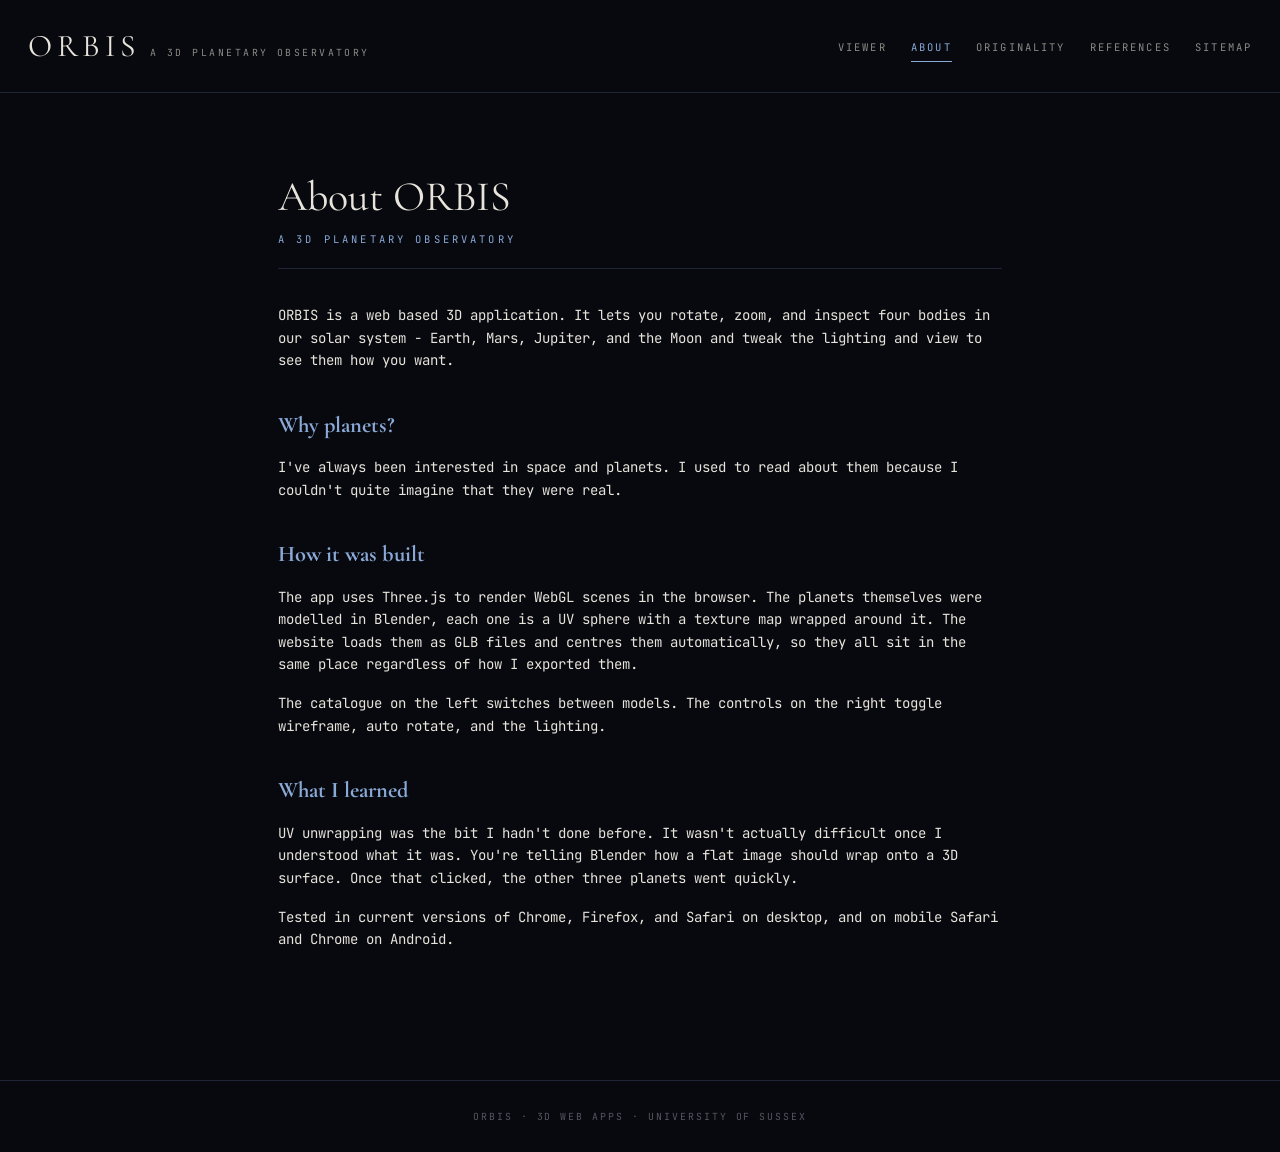
<file: about.html>
<!DOCTYPE html>
<html lang="en">
<head>
  <meta charset="UTF-8" />
  <meta name="viewport" content="width=device-width, initial-scale=1.0" />
  <title>About — ORBIS</title>
  <link rel="stylesheet" href="css/style.css" />
</head>
<body>

  <header>
    <div class="logo">
      <span class="logo-mark">ORBIS</span>
      <span class="logo-strap">A 3D Planetary Observatory</span>
    </div>
    <nav>
      <ul>
        <li><a href="index.html">Viewer</a></li>
        <li><a href="about.html" class="active">About</a></li>
        <li><a href="originality.html">Originality</a></li>
        <li><a href="references.html">References</a></li>
        <li><a href="sitemap.html">Sitemap</a></li>
      </ul>
    </nav>
  </header>

  <main>
    <article class="content-page">
      <h1>About ORBIS</h1>
  <p class="subtitle">A 3D Planetary Observatory</p>

  <p>ORBIS is a web based 3D application. It lets you rotate, zoom, and inspect four bodies in our
  solar system - Earth, Mars, Jupiter, and the Moon and tweak the
  lighting and view to see them how you want.</p>

  <h2>Why planets?</h2>

  <p>I've always been interested in space and planets. I used
  to read about them because I couldn't quite imagine that they
  were real.</p>

  <h2>How it was built</h2>

  <p>The app uses Three.js to render WebGL scenes in the browser. The
  planets themselves were modelled in Blender, each one is a UV sphere
  with a texture map wrapped around it. The website loads them as GLB
  files and centres them automatically, so they all sit in the same place
  regardless of how I exported them.</p>

  <p>The catalogue on the left switches between models. The controls on
  the right toggle wireframe, auto rotate, and the lighting.</p>

  <h2>What I learned</h2>

<p>UV unwrapping was the bit I hadn't done before. It wasn't actually
difficult once I understood what it was. You're telling Blender how
a flat image should wrap onto a 3D surface. Once that clicked, the
other three planets went quickly.</p>

<p>Tested in current versions of Chrome, Firefox, and Safari on desktop,
and on mobile Safari and Chrome on Android.</p>
    </article>
  </main>

  <footer>
    ORBIS · 3D WEB APPS · UNIVERSITY OF SUSSEX
  </footer>

</body>
</html>
</file>
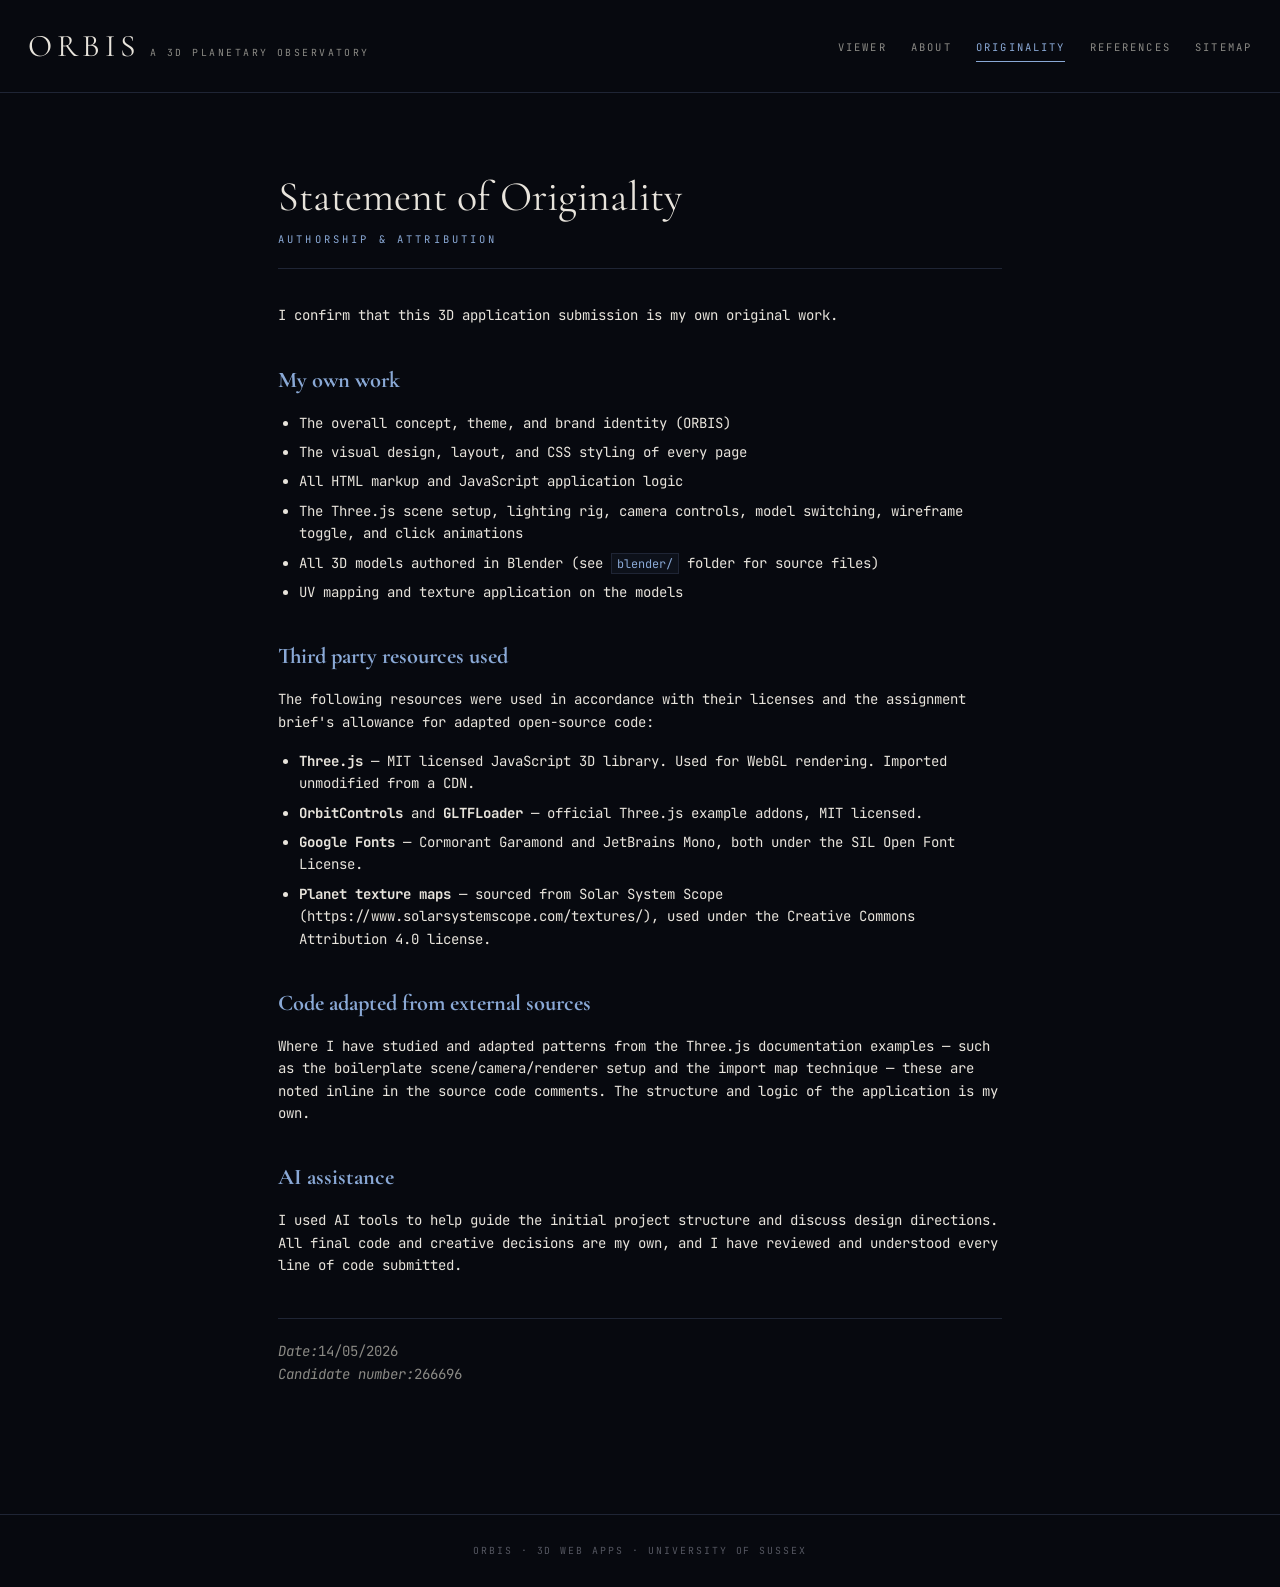
<file: originality.html>
<!DOCTYPE html>
<html lang="en">
<head>
  <meta charset="UTF-8" />
  <meta name="viewport" content="width=device-width, initial-scale=1.0" />
  <title>Statement of Originality — ORBIS</title>
  <link rel="stylesheet" href="css/style.css" />
</head>
<body>

  <header>
    <div class="logo">
      <span class="logo-mark">ORBIS</span>
      <span class="logo-strap">A 3D Planetary Observatory</span>
    </div>
    <nav>
      <ul>
        <li><a href="index.html">Viewer</a></li>
        <li><a href="about.html">About</a></li>
        <li><a href="originality.html" class="active">Originality</a></li>
        <li><a href="references.html">References</a></li>
        <li><a href="sitemap.html">Sitemap</a></li>
      </ul>
    </nav>
  </header>

  <main>
    <article class="content-page">
      <h1>Statement of Originality</h1>
      <p class="subtitle">Authorship & Attribution</p>

      <p>
        I confirm that this 3D application submission is my own original work.
      </p>

      <h2>My own work</h2>
      <ul>
        <li>The overall concept, theme, and brand identity (ORBIS)</li>
        <li>The visual design, layout, and CSS styling of every page</li>
        <li>All HTML markup and JavaScript application logic</li>
        <li>The Three.js scene setup, lighting rig, camera controls, model
            switching, wireframe toggle, and click animations</li>
        <li>All 3D models authored in Blender (see <code>blender/</code> folder
            for source files)</li>
        <li>UV mapping and texture application on the models</li>
      </ul>

      <h2>Third party resources used</h2>
      <p>
        The following resources were used in accordance with their licenses and
        the assignment brief's allowance for adapted open-source code:
      </p>
      <ul>
        <li><strong>Three.js</strong> — MIT licensed JavaScript 3D library.
            Used for WebGL rendering. Imported unmodified from a CDN.</li>
        <li><strong>OrbitControls</strong> and <strong>GLTFLoader</strong> —
            official Three.js example addons, MIT licensed.</li>
        <li><strong>Google Fonts</strong> — Cormorant Garamond and JetBrains
            Mono, both under the SIL Open Font License.</li>
        <li><strong>Planet texture maps</strong> — sourced from Solar System Scope
            (https://www.solarsystemscope.com/textures/), used under the Creative
            Commons Attribution 4.0 license.</li>
      </ul>

      <h2>Code adapted from external sources</h2>
      <p>
        Where I have studied and adapted patterns from the Three.js
        documentation examples — such as the boilerplate scene/camera/renderer
        setup and the import map technique — these are noted inline in the
        source code comments. The structure and logic of the application
        is my own.
      </p>

      <h2>AI assistance</h2>
      <p>
        I used AI tools to help guide the initial project structure
        and discuss design directions. All final code and creative
        decisions are my own, and I have reviewed and understood every line of
        code submitted.
      </p>

      <p style="margin-top: 3rem; padding-top: 1.5rem; border-top: 1px solid var(--border); color: var(--text-secondary);">
        <em>Date:</em>14/05/2026<br />
        <em>Candidate number:</em>266696
      </p>
    </article>
  </main>

  <footer>
    ORBIS · 3D WEB APPS · UNIVERSITY OF SUSSEX
  </footer>

</body>
</html>
</file>
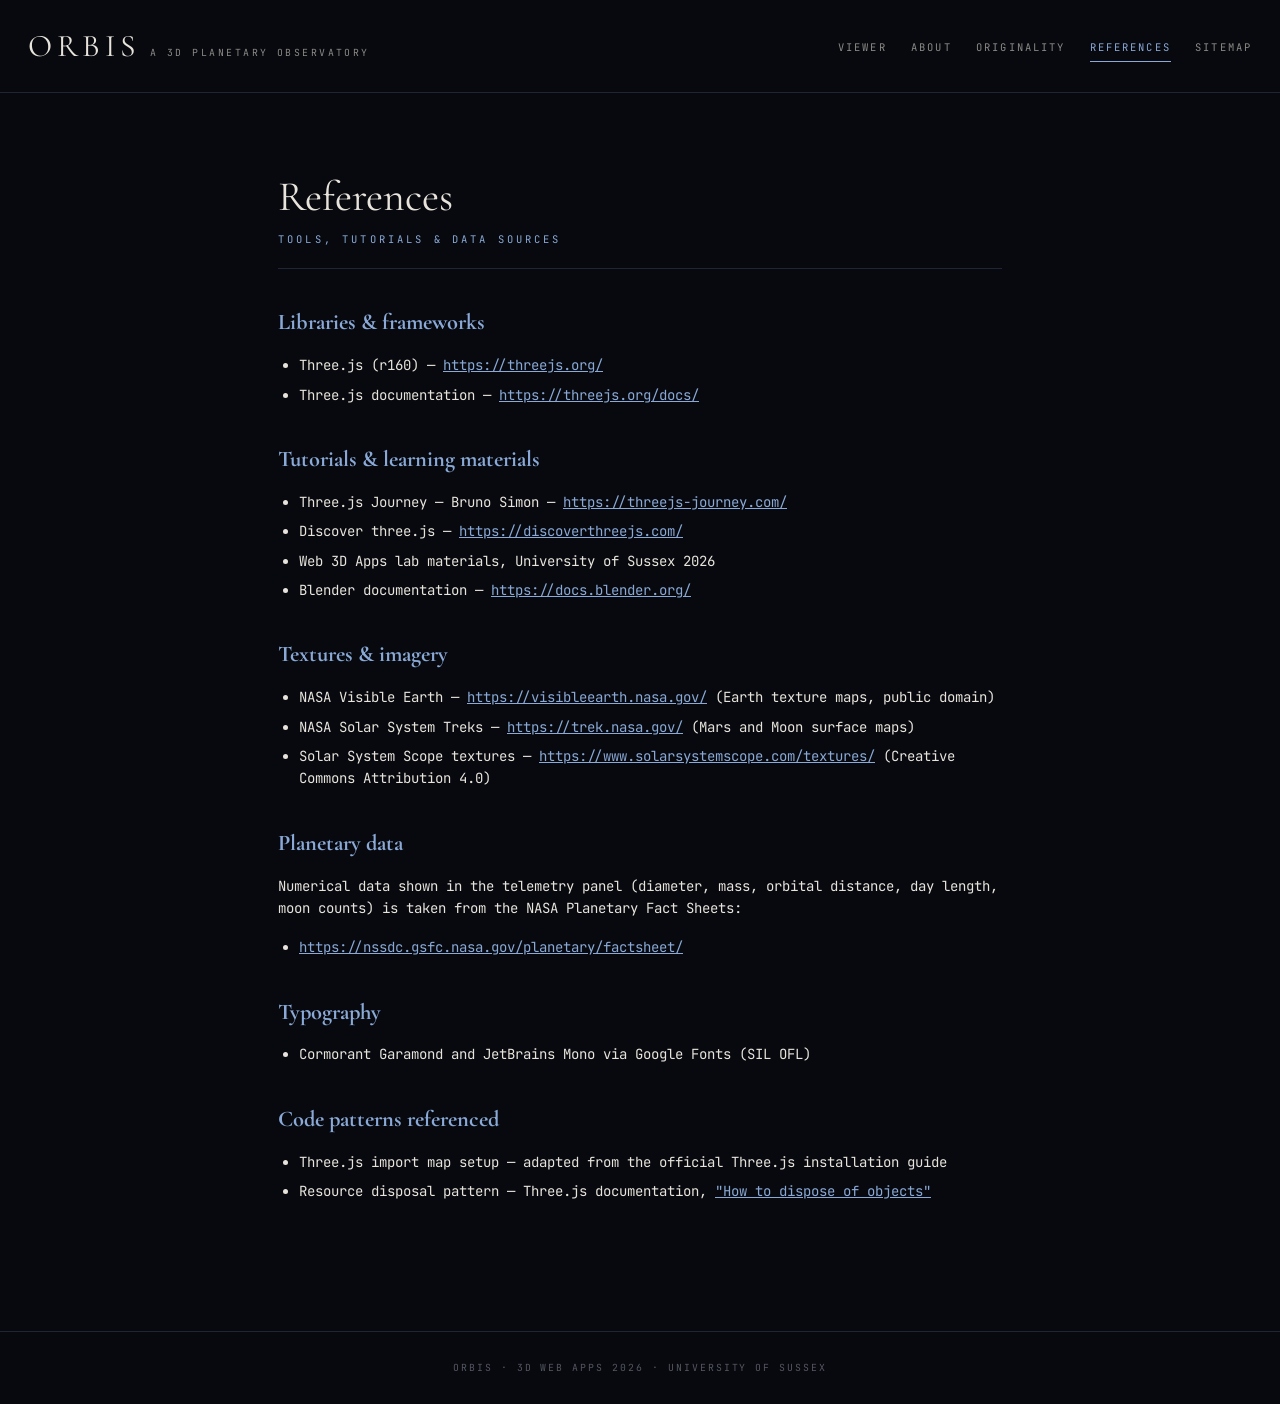
<file: references.html>
<!DOCTYPE html>
<html lang="en">
<head>
  <meta charset="UTF-8" />
  <meta name="viewport" content="width=device-width, initial-scale=1.0" />
  <title>References — ORBIS</title>
  <link rel="stylesheet" href="css/style.css" />
</head>
<body>

  <header>
    <div class="logo">
      <span class="logo-mark">ORBIS</span>
      <span class="logo-strap">A 3D Planetary Observatory</span>
    </div>
    <nav>
      <ul>
        <li><a href="index.html">Viewer</a></li>
        <li><a href="about.html">About</a></li>
        <li><a href="originality.html">Originality</a></li>
        <li><a href="references.html" class="active">References</a></li>
        <li><a href="sitemap.html">Sitemap</a></li>
      </ul>
    </nav>
  </header>

  <main>
    <article class="content-page">
      <h1>References</h1>
      <p class="subtitle">Tools, Tutorials & Data Sources</p>

      <h2>Libraries & frameworks</h2>
      <ul>
        <li>Three.js (r160) — <a href="https://threejs.org/">https://threejs.org/</a></li>
        <li>Three.js documentation — <a href="https://threejs.org/docs/">https://threejs.org/docs/</a></li>
      </ul>

      <h2>Tutorials & learning materials</h2>
      <ul>
        <li>Three.js Journey — Bruno Simon — <a href="https://threejs-journey.com/">https://threejs-journey.com/</a></li>
        <li>Discover three.js — <a href="https://discoverthreejs.com/">https://discoverthreejs.com/</a></li>
        <li>Web 3D Apps lab materials, University of Sussex 2026</li>
        <li>Blender documentation — <a href="https://docs.blender.org/">https://docs.blender.org/</a></li>
      </ul>

      <h2>Textures &amp; imagery</h2>
      <ul>
        <li>NASA Visible Earth — <a href="https://visibleearth.nasa.gov/">https://visibleearth.nasa.gov/</a> (Earth texture maps, public domain)</li>
        <li>NASA Solar System Treks — <a href="https://trek.nasa.gov/">https://trek.nasa.gov/</a> (Mars and Moon surface maps)</li>
        <li>Solar System Scope textures — <a href="https://www.solarsystemscope.com/textures/">https://www.solarsystemscope.com/textures/</a> (Creative Commons Attribution 4.0)</li>
      </ul>

      <h2>Planetary data</h2>
      <p>
        Numerical data shown in the telemetry panel (diameter, mass, orbital
        distance, day length, moon counts) is taken from the NASA Planetary
        Fact Sheets:
      </p>
      <ul>
        <li><a href="https://nssdc.gsfc.nasa.gov/planetary/factsheet/">https://nssdc.gsfc.nasa.gov/planetary/factsheet/</a></li>
      </ul>

      <h2>Typography</h2>
      <ul>
        <li>Cormorant Garamond and JetBrains Mono via Google Fonts (SIL OFL)</li>
      </ul>

      <h2>Code patterns referenced</h2>
      <ul>
        <li>Three.js import map setup — adapted from the official Three.js installation guide</li>
        <li>Resource disposal pattern — Three.js documentation,
            <a href="https://threejs.org/docs/#manual/en/introduction/How-to-dispose-of-objects">
            "How to dispose of objects"</a></li>
      </ul>
    </article>
  </main>

  <footer>
    ORBIS · 3D WEB APPS 2026 · UNIVERSITY OF SUSSEX
  </footer>

</body>
</html>
</file>
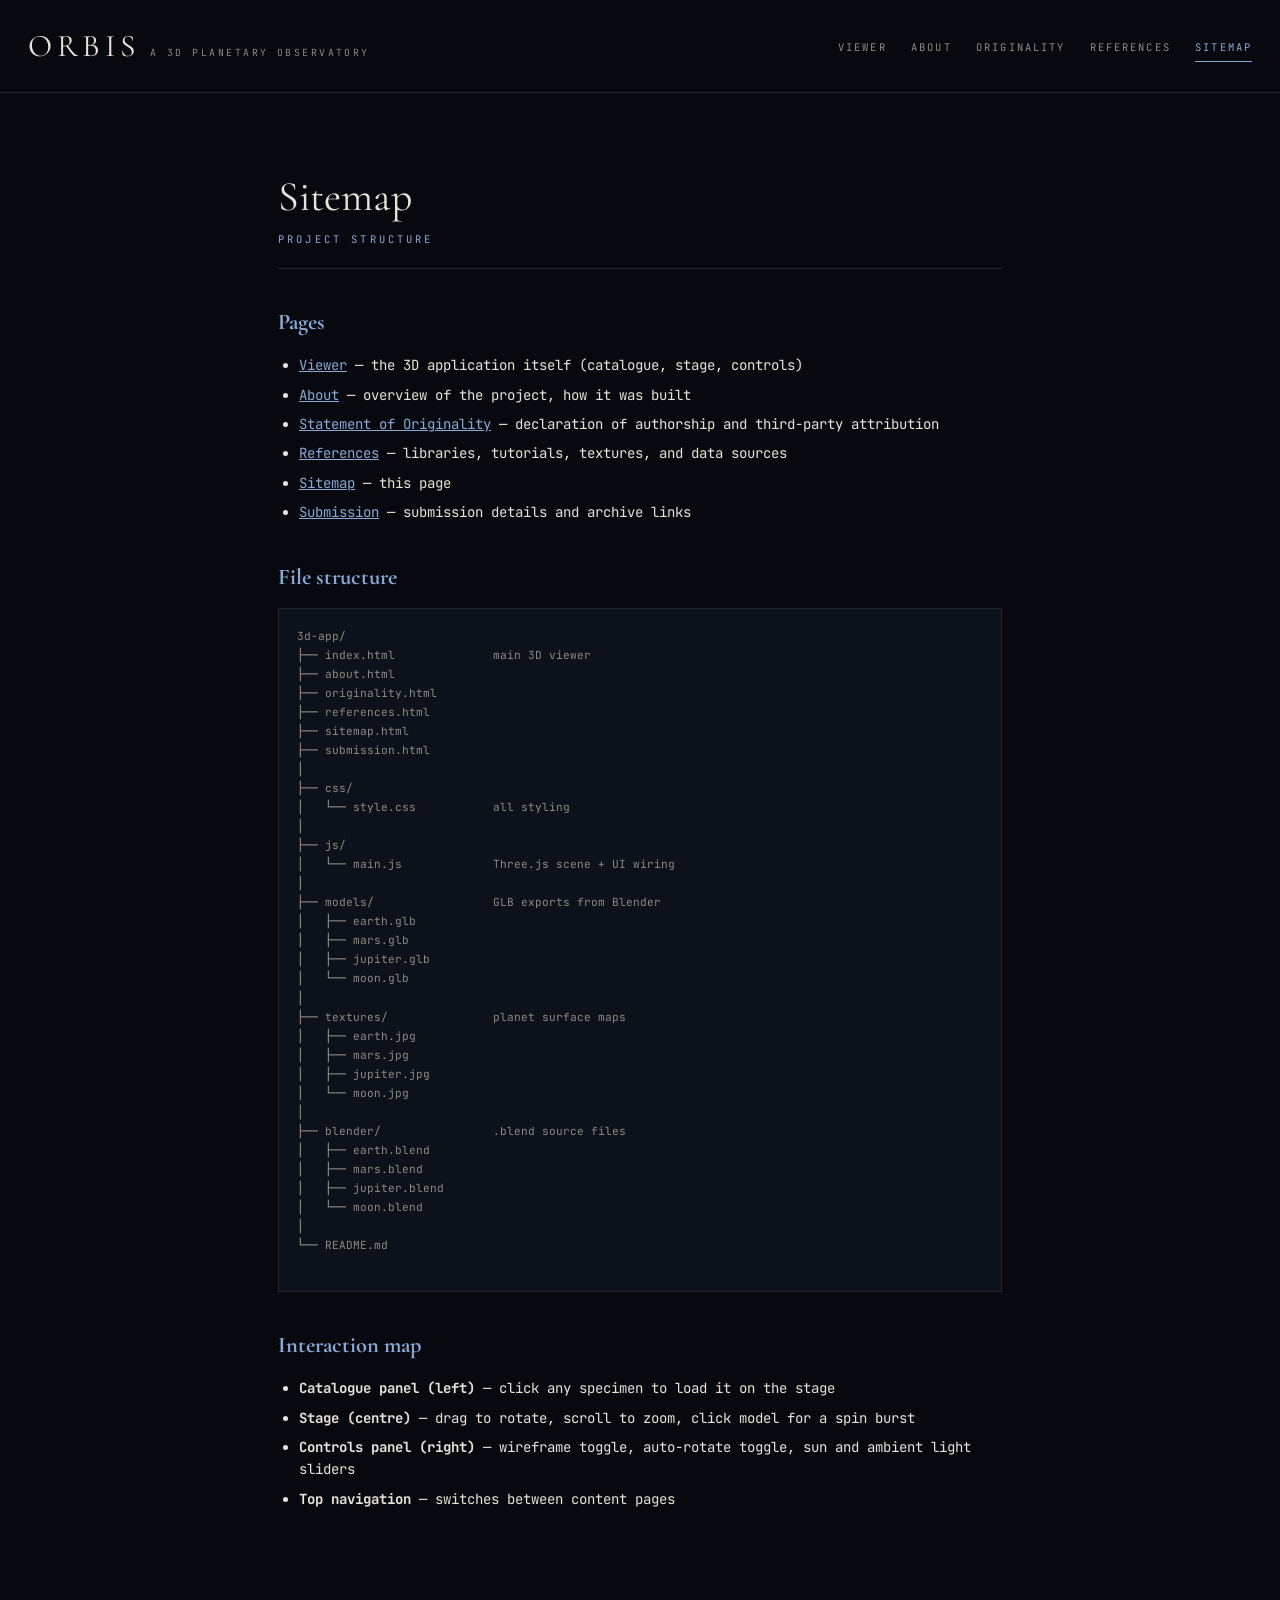
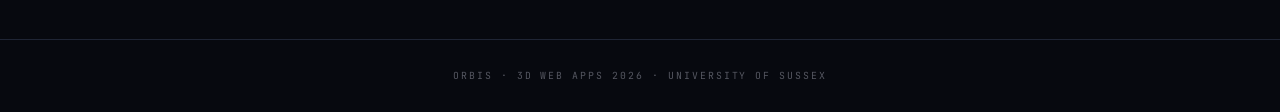
<file: sitemap.html>
<!DOCTYPE html>
<html lang="en">
<head>
  <meta charset="UTF-8" />
  <meta name="viewport" content="width=device-width, initial-scale=1.0" />
  <title>Sitemap — ORBIS</title>
  <link rel="stylesheet" href="css/style.css" />
</head>
<body>

  <header>
    <div class="logo">
      <span class="logo-mark">ORBIS</span>
      <span class="logo-strap">A 3D Planetary Observatory</span>
    </div>
    <nav>
      <ul>
        <li><a href="index.html">Viewer</a></li>
        <li><a href="about.html">About</a></li>
        <li><a href="originality.html">Originality</a></li>
        <li><a href="references.html">References</a></li>
        <li><a href="sitemap.html" class="active">Sitemap</a></li>
      </ul>
    </nav>
  </header>

  <main>
    <article class="content-page">
      <h1>Sitemap</h1>
      <p class="subtitle">Project Structure</p>

      <h2>Pages</h2>
      <ul>
        <li><a href="index.html">Viewer</a> — the 3D application itself
            (catalogue, stage, controls)</li>
        <li><a href="about.html">About</a> — overview of the project, how it
            was built</li>
        <li><a href="originality.html">Statement of Originality</a> —
            declaration of authorship and third-party attribution</li>
        <li><a href="references.html">References</a> — libraries, tutorials,
            textures, and data sources</li>
        <li><a href="sitemap.html">Sitemap</a> — this page</li>
        <li><a href="submission.html">Submission</a> — submission details and
            archive links</li>
      </ul>

      <h2>File structure</h2>
      <pre style="font-family: var(--font-mono); font-size: 0.8rem; line-height: 1.7; color: var(--text-secondary); background: var(--bg-panel); border: 1px solid var(--border); padding: 1.25rem;">
3d-app/
├── index.html              main 3D viewer
├── about.html
├── originality.html
├── references.html
├── sitemap.html
├── submission.html
│
├── css/
│   └── style.css           all styling
│
├── js/
│   └── main.js             Three.js scene + UI wiring
│
├── models/                 GLB exports from Blender
│   ├── earth.glb
│   ├── mars.glb
│   ├── jupiter.glb
│   └── moon.glb
│
├── textures/               planet surface maps
│   ├── earth.jpg
│   ├── mars.jpg
│   ├── jupiter.jpg
│   └── moon.jpg
│
├── blender/                .blend source files
│   ├── earth.blend
│   ├── mars.blend
│   ├── jupiter.blend
│   └── moon.blend
│
└── README.md
      </pre>

      <h2>Interaction map</h2>
      <ul>
        <li><strong>Catalogue panel (left)</strong> — click any specimen to load
            it on the stage</li>
        <li><strong>Stage (centre)</strong> — drag to rotate, scroll to zoom,
            click model for a spin burst</li>
        <li><strong>Controls panel (right)</strong> — wireframe toggle,
            auto-rotate toggle, sun and ambient light sliders</li>
        <li><strong>Top navigation</strong> — switches between content pages</li>
      </ul>
    </article>
  </main>

  <footer>
    ORBIS · 3D WEB APPS 2026 · UNIVERSITY OF SUSSEX
  </footer>

</body>
</html>
</file>
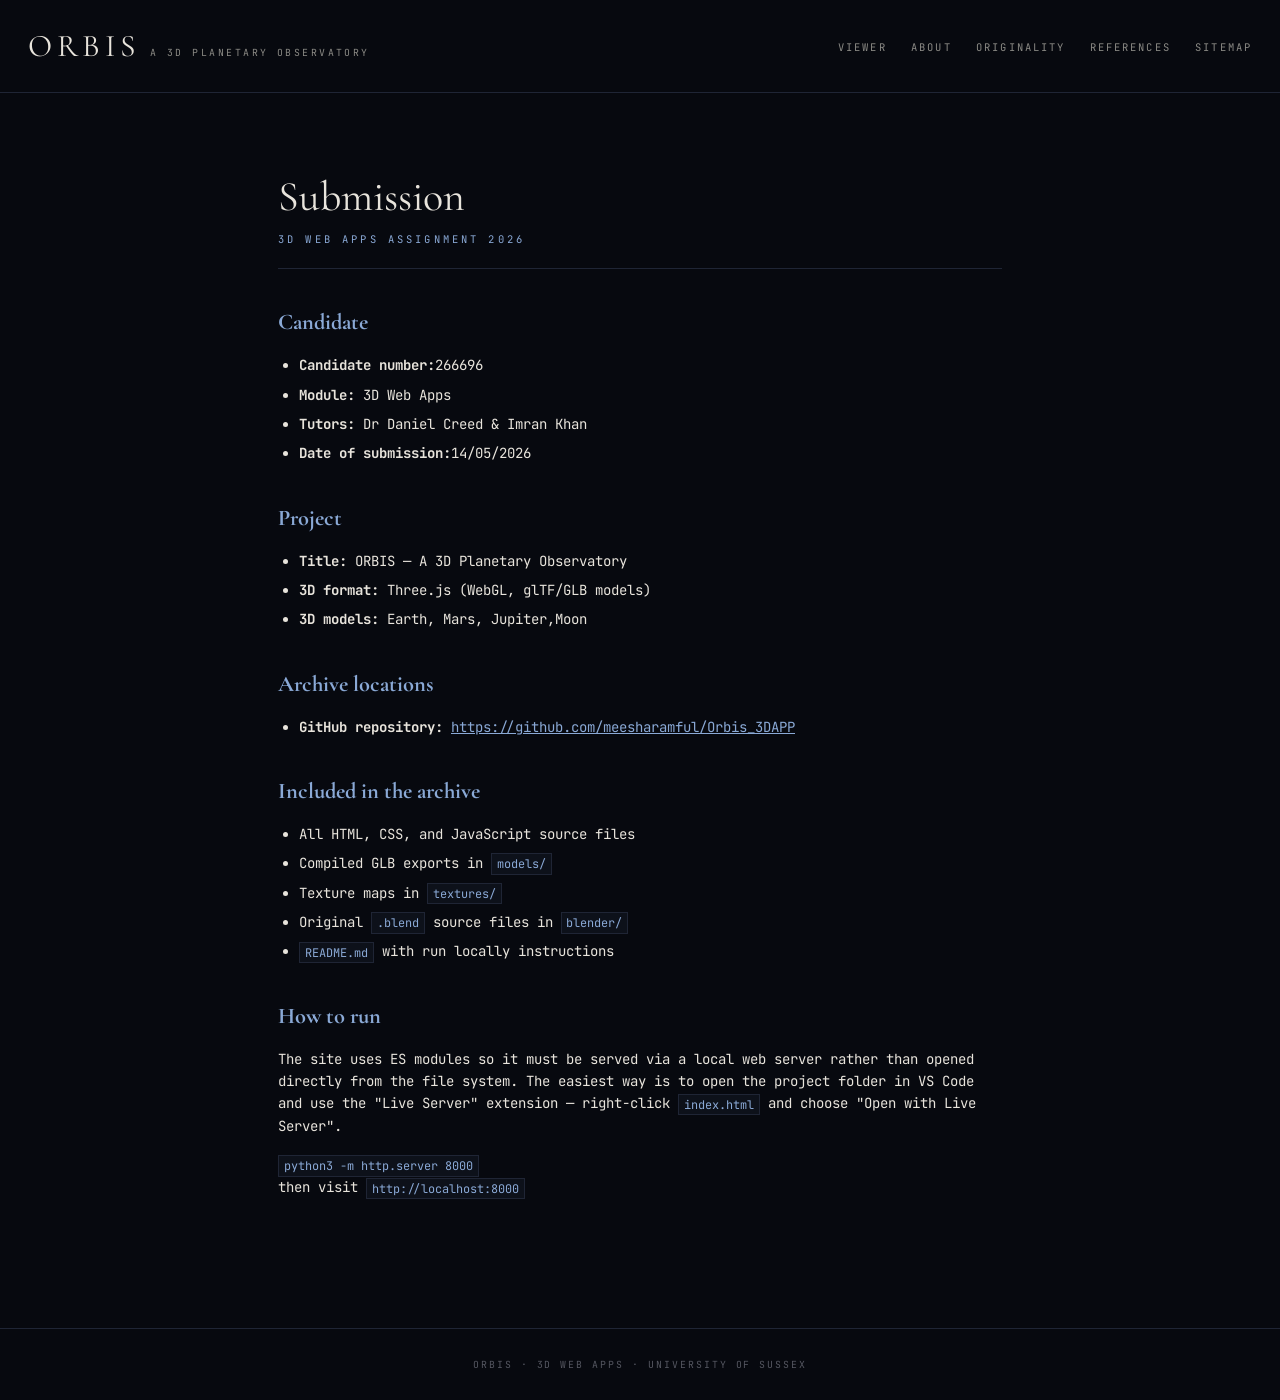
<file: submission.html>
<!DOCTYPE html>
<html lang="en">
<head>
  <meta charset="UTF-8" />
  <meta name="viewport" content="width=device-width, initial-scale=1.0" />
  <title>Submission — ORBIS</title>
  <link rel="stylesheet" href="css/style.css" />
</head>
<body>

  <header>
    <div class="logo">
      <span class="logo-mark">ORBIS</span>
      <span class="logo-strap">A 3D Planetary Observatory</span>
    </div>
    <nav>
      <ul>
        <li><a href="index.html">Viewer</a></li>
        <li><a href="about.html">About</a></li>
        <li><a href="originality.html">Originality</a></li>
        <li><a href="references.html">References</a></li>
        <li><a href="sitemap.html">Sitemap</a></li>
      </ul>
    </nav>
  </header>

  <main>
    <article class="content-page">
      <h1>Submission</h1>
      <p class="subtitle">3D Web Apps Assignment 2026</p>

      <h2>Candidate</h2>
      <ul>
        <li><strong>Candidate number:</strong>266696</li>
        <li><strong>Module:</strong> 3D Web Apps</li>
        <li><strong>Tutors:</strong> Dr Daniel Creed &amp; Imran Khan</li>
        <li><strong>Date of submission:</strong>14/05/2026</li>
      </ul>

      <h2>Project</h2>
      <ul>
        <li><strong>Title:</strong> ORBIS — A 3D Planetary Observatory</li>
        <li><strong>3D format:</strong> Three.js (WebGL, glTF/GLB models)</li>
        <li><strong>3D models:</strong> Earth, Mars, Jupiter,Moon</li>
      </ul>

      <h2>Archive locations</h2>
      <ul>
        <li><strong>GitHub repository:</strong>
            <a href="https://github.com/meesharamful/Orbis_3DAPP">https://github.com/meesharamful/Orbis_3DAPP</a></li>
      </ul>

      <h2>Included in the archive</h2>
      <ul>
        <li>All HTML, CSS, and JavaScript source files</li>
        <li>Compiled GLB exports in <code>models/</code></li>
        <li>Texture maps in <code>textures/</code></li>
        <li>Original <code>.blend</code> source files in <code>blender/</code></li>
        <li><code>README.md</code> with run locally instructions</li>
      </ul>

      <h2>How to run</h2>
      <p>
        The site uses ES modules so it must be served via a local web server
        rather than opened directly from the file system. The easiest way is to
        open the project folder in VS Code and use the "Live Server" extension —
        right-click <code>index.html</code> and choose "Open with Live Server".
      </p>
        <code>python3 -m http.server 8000</code><br />
        then visit <code>http://localhost:8000</code>
      </p>
    </article>
  </main>

  <footer>
    ORBIS · 3D WEB APPS · UNIVERSITY OF SUSSEX
  </footer>

</body>
</html>
</file>
<file: css/style.css>
/* ORBIS stylesheet */

@import url('https://fonts.googleapis.com/css2?family=Cormorant+Garamond:wght@400;500&family=JetBrains+Mono:wght@400;500&display=swap');

:root {
  --bg-deep: #07090f;
  --bg-panel: #0d111a;
  --bg-panel-2: #131826;
  --border: #1f2535;
  --text-primary: #e8e4dc;
  --text-secondary: #8b8a85;
  --text-dim: #555761;
  --accent: #8aa9d6;
  --accent-dim: #5570a0;
  --font-display: 'Cormorant Garamond', serif;
  --font-mono: 'JetBrains Mono', monospace;
}

* { box-sizing: border-box; margin: 0; padding: 0; }

html, body {
  height: 100%;
  background: var(--bg-deep);
  color: var(--text-primary);
  font-family: var(--font-mono);
  font-size: 14px;
  line-height: 1.6;
}

/* faint starfield background */
body::before {
  content: '';
  position: fixed;
  inset: 0;
  background:
    radial-gradient(1px 1px at 20% 30%, rgba(255,255,255,0.6), transparent 50%),
    radial-gradient(1px 1px at 80% 70%, rgba(255,255,255,0.4), transparent 50%),
    radial-gradient(1px 1px at 40% 80%, rgba(255,255,255,0.5), transparent 50%),
    radial-gradient(1px 1px at 60% 15%, rgba(255,255,255,0.3), transparent 50%),
    radial-gradient(1px 1px at 90% 40%, rgba(255,255,255,0.5), transparent 50%);
  pointer-events: none;
  z-index: 0;
  opacity: 0.5;
}

/* ---------- header ---------- */

header {
  position: relative;
  z-index: 10;
  padding: 1.5rem 2rem;
  border-bottom: 1px solid var(--border);
  display: flex;
  align-items: center;
  justify-content: space-between;
  flex-wrap: wrap;
  gap: 1rem;
}

.logo {
  display: flex;
  align-items: baseline;
  gap: 0.75rem;
}

.logo-mark {
  font-family: var(--font-display);
  font-size: 2.25rem;
  letter-spacing: 0.15em;
  color: var(--text-primary);
}

.logo-strap {
  font-size: 0.7rem;
  letter-spacing: 0.25em;
  text-transform: uppercase;
  color: var(--text-secondary);
}

nav ul {
  display: flex;
  gap: 1.75rem;
  list-style: none;
}

nav a {
  font-size: 0.75rem;
  letter-spacing: 0.2em;
  text-transform: uppercase;
  color: var(--text-secondary);
  text-decoration: none;
  padding: 0.5rem 0;
  border-bottom: 1px solid transparent;
}

nav a:hover,
nav a.active {
  color: var(--accent);
  border-bottom-color: var(--accent);
}

/* ---------- main layout ---------- */

main {
  position: relative;
  z-index: 1;
  padding: 2rem;
  max-width: 1600px;
  margin: 0 auto;
}

.app-grid {
  display: grid;
  grid-template-columns: 280px 1fr 280px;
  gap: 1.5rem;
  min-height: calc(100vh - 180px);
}

@media (max-width: 1100px) {
  .app-grid { grid-template-columns: 1fr; }
}

.panel {
  background: var(--bg-panel);
  border: 1px solid var(--border);
  padding: 1.5rem;
}

.panel-title {
  font-size: 0.7rem;
  letter-spacing: 0.3em;
  text-transform: uppercase;
  color: var(--text-secondary);
  margin-bottom: 1.25rem;
  padding-bottom: 0.75rem;
  border-bottom: 1px solid var(--border);
}

/* ---------- 3D stage ---------- */

.stage {
  position: relative;
  background: var(--bg-panel);
  border: 1px solid var(--border);
  overflow: hidden;
  min-height: 600px;
}

#canvas-container {
  position: absolute;
  inset: 0;
}

#canvas-container canvas {
  display: block;
  width: 100% !important;
  height: 100% !important;
}

.stage-info {
  position: absolute;
  top: 1rem;
  left: 1rem;
  z-index: 4;
  pointer-events: none;
}

.stage-info .object-name {
  font-family: var(--font-display);
  font-size: 2rem;
  letter-spacing: 0.05em;
}

.stage-info .object-meta {
  font-size: 0.7rem;
  letter-spacing: 0.2em;
  text-transform: uppercase;
  color: var(--accent);
  margin-top: 0.25rem;
}

/* ---------- gallery (left panel) ---------- */

.gallery {
  display: flex;
  flex-direction: column;
  gap: 0.75rem;
}

.gallery-item {
  display: flex;
  align-items: center;
  gap: 1rem;
  padding: 0.85rem;
  background: var(--bg-panel-2);
  border: 1px solid var(--border);
  cursor: pointer;
  text-align: left;
  width: 100%;
  font-family: inherit;
  color: var(--text-primary);
}

.gallery-item:hover {
  border-color: var(--accent-dim);
}

.gallery-item.active {
  border-color: var(--accent);
}

.gallery-thumb {
  width: 36px;
  height: 36px;
  border-radius: 50%;
  flex-shrink: 0;
  background: #444;
}

/* per-planet thumbnail colours */
.gallery-thumb.earth   { background: #3a6a9a; }
.gallery-thumb.mars    { background: #b45a32; }
.gallery-thumb.jupiter { background: #c9a374; }
.gallery-thumb.moon    { background: #a8a49d; }

.gallery-label .name {
  font-family: var(--font-display);
  font-size: 1.15rem;
  display: block;
  line-height: 1.1;
}

.gallery-label .id {
  font-size: 0.65rem;
  letter-spacing: 0.2em;
  color: var(--text-dim);
  text-transform: uppercase;
}

/* ---------- controls (right panel) ---------- */

.controls-section {
  margin-bottom: 1.5rem;
}

.section-label {
  font-size: 0.65rem;
  letter-spacing: 0.25em;
  text-transform: uppercase;
  color: var(--text-dim);
  margin-bottom: 0.65rem;
}

.btn {
  display: block;
  width: 100%;
  padding: 0.7rem 1rem;
  background: transparent;
  border: 1px solid var(--border);
  color: var(--text-primary);
  font-family: var(--font-mono);
  font-size: 0.7rem;
  letter-spacing: 0.2em;
  text-transform: uppercase;
  cursor: pointer;
  text-align: left;
  margin-bottom: 0.5rem;
}

.btn:hover {
  border-color: var(--accent-dim);
  color: var(--accent);
}

.btn.active {
  border-color: var(--accent);
  color: var(--accent);
}

.slider-row {
  display: flex;
  align-items: center;
  gap: 0.75rem;
  margin-bottom: 0.65rem;
}

.slider-row label {
  font-size: 0.65rem;
  letter-spacing: 0.15em;
  text-transform: uppercase;
  color: var(--text-secondary);
  flex: 0 0 60px;
}

.slider-row input[type="range"] {
  flex: 1;
  height: 2px;
  -webkit-appearance: none;
  appearance: none;
  background: var(--border);
  outline: none;
}

.slider-row input[type="range"]::-webkit-slider-thumb {
  -webkit-appearance: none;
  appearance: none;
  width: 12px;
  height: 12px;
  background: var(--accent);
  cursor: pointer;
}

.slider-row input[type="range"]::-moz-range-thumb {
  width: 12px;
  height: 12px;
  background: var(--accent);
  cursor: pointer;
  border: none;
}

.slider-row .value {
  font-size: 0.65rem;
  color: var(--accent);
  flex: 0 0 32px;
  text-align: right;
}

/* ---------- data table ---------- */

.data-table {
  font-size: 0.7rem;
  line-height: 1.9;
}

.data-row {
  display: flex;
  justify-content: space-between;
  border-bottom: 1px solid var(--border);
  padding: 0.2rem 0;
}

.data-row .key {
  color: var(--text-dim);
  letter-spacing: 0.1em;
  text-transform: uppercase;
}

/* ---------- content pages (about, refs, etc) ---------- */

.content-page {
  max-width: 780px;
  margin: 0 auto;
  padding: 3rem 2rem;
}

.content-page h1 {
  font-family: var(--font-display);
  font-size: 3rem;
  font-weight: 400;
}

.content-page .subtitle {
  font-size: 0.75rem;
  letter-spacing: 0.3em;
  text-transform: uppercase;
  color: var(--accent);
  margin-bottom: 2.5rem;
  padding-bottom: 1.5rem;
  border-bottom: 1px solid var(--border);
}

.content-page h2 {
  font-family: var(--font-display);
  font-size: 1.6rem;
  margin-top: 2.5rem;
  margin-bottom: 1rem;
  color: var(--accent);
}

.content-page p {
  margin-bottom: 1.2rem;
}

.content-page a {
  color: var(--accent);
}

.content-page ul,
.content-page ol {
  margin-bottom: 1.2rem;
  padding-left: 1.5rem;
}

.content-page li { margin-bottom: 0.5rem; }

.content-page code {
  font-family: var(--font-mono);
  font-size: 0.85em;
  background: var(--bg-panel);
  padding: 0.15em 0.4em;
  border: 1px solid var(--border);
  color: var(--accent);
}

/* ---------- footer ---------- */

footer {
  position: relative;
  z-index: 5;
  margin-top: 3rem;
  padding: 2rem;
  border-top: 1px solid var(--border);
  text-align: center;
  font-size: 0.7rem;
  letter-spacing: 0.2em;
  text-transform: uppercase;
  color: var(--text-dim);
}
</file>
